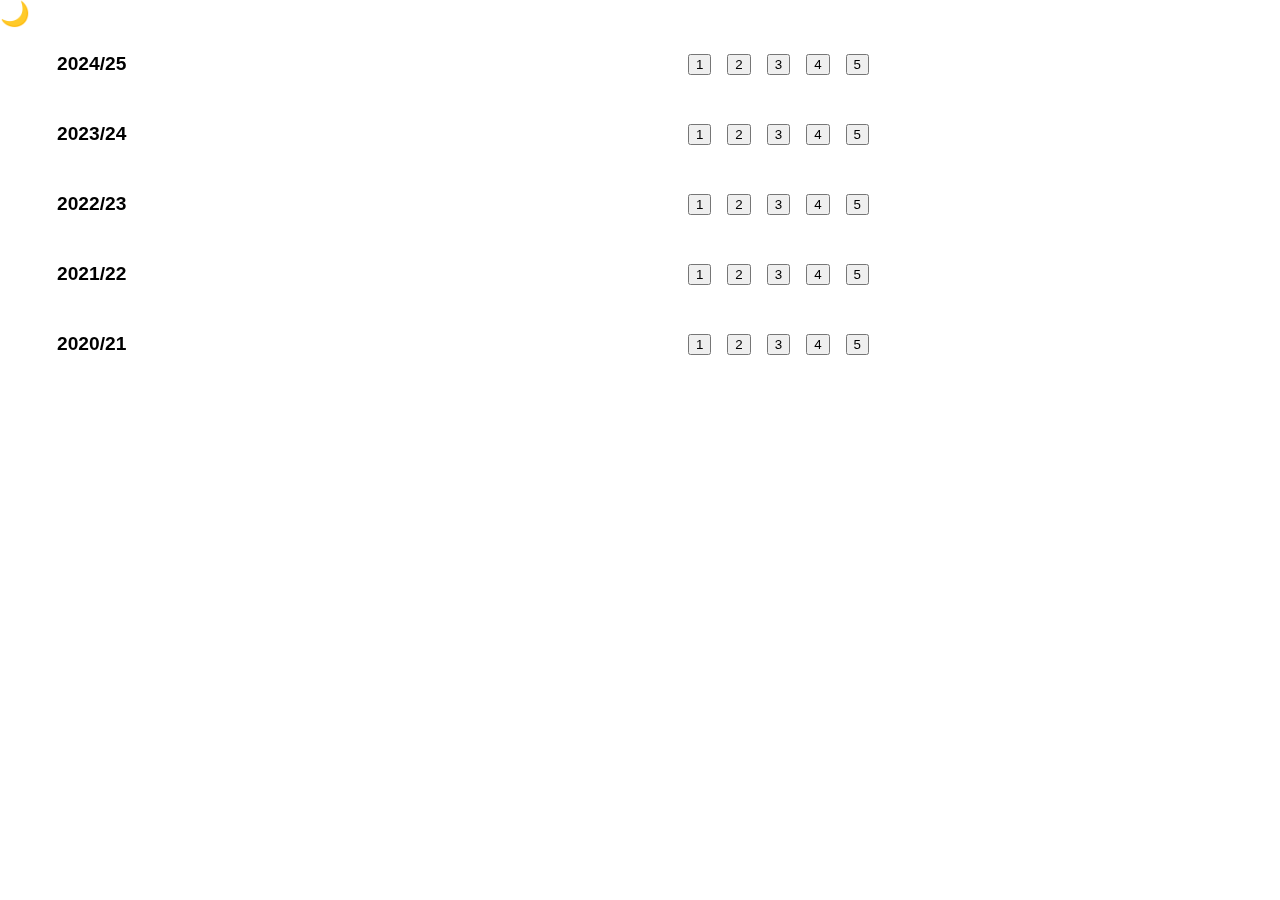
<file: main10.html>
<!DOCTYPE html>
<html lang="ka">
<head>
  <meta charset="UTF-8">
  <title>Quizzes by Year</title>
  <link rel="stylesheet" href="styles2.css">
  <script>
  // Immediately apply dark mode if saved in localStorage
  if (localStorage.getItem('theme') === 'dark') {
    document.documentElement.classList.add('dark-mode');
  }
</script>
</head>
<body>
  <button id="toggle-dark">🌙</button>
  <div class="container">
  <div class="year-table" id="yearTable">
    <script>
    const classNum = 10;
    const startYear = 2020;
    const endYear = 2024;
    const quizzesPerYear = 5;
    const yearTable = document.getElementById("yearTable");
    for (let y = endYear; y >= startYear; y--) {
      const academicYear = `${y}/${(y + 1).toString().slice(-2)}`;
      const row = document.createElement("div");
      row.className = "year-row";
      const yearLabel = document.createElement("div");
      yearLabel.className = "year";
      yearLabel.textContent = academicYear;
      const btnGroup = document.createElement("div");
      btnGroup.className = "quiz-buttons";
      for (let q = 1; q <= quizzesPerYear; q++) {
        const btn = document.createElement("button");
        btn.textContent = q;
        btn.onclick = () => handleQuizClick(academicYear, q, classNum);
        btnGroup.appendChild(btn);
      }
      row.appendChild(yearLabel);
      row.appendChild(btnGroup);
      yearTable.appendChild(row);
    }
  </script>
  </div>
</div>
  <script>
    function handleQuizClick(year, number, classNum) {
      const yearFolder = year.replace("/", "-");
      const url = `quiz.html?class=${classNum}&year=${yearFolder}&number=${number}`;
      window.location.href = url;
    }
  </script>
  <script src="darkmode.js"></script>
</body>
</html>
</file>
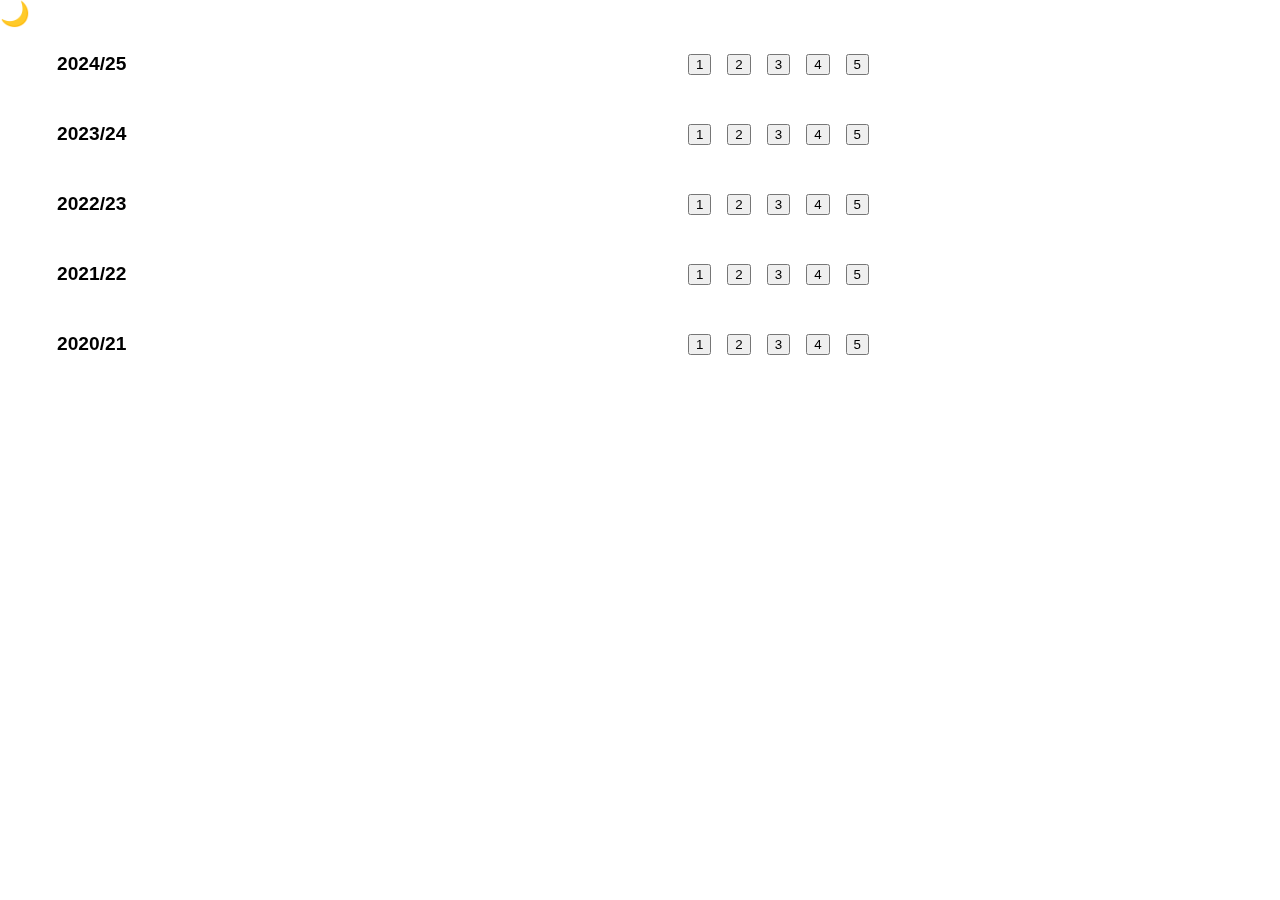
<file: main11.html>
<!DOCTYPE html>
<html lang="ka">
<head>
  <meta charset="UTF-8">
  <title>Quizzes by Year</title>
  <link rel="stylesheet" href="styles2.css">
  <script>
  // Immediately apply dark mode if saved in localStorage
  if (localStorage.getItem('theme') === 'dark') {
    document.documentElement.classList.add('dark-mode');
  }
</script>
</head>
<body>
  <button id="toggle-dark">🌙 </button>
  <div class="container">
  <div class="year-table" id="yearTable">
    <script>
    const classNum = 11;
    const startYear = 2020;
    const endYear = 2024;
    const quizzesPerYear = 5;
    const yearTable = document.getElementById("yearTable");
    for (let y = endYear; y >= startYear; y--) {
      const academicYear = `${y}/${(y + 1).toString().slice(-2)}`;
      const row = document.createElement("div");
      row.className = "year-row";
      const yearLabel = document.createElement("div");
      yearLabel.className = "year";
      yearLabel.textContent = academicYear;
      const btnGroup = document.createElement("div");
      btnGroup.className = "quiz-buttons";
      for (let q = 1; q <= quizzesPerYear; q++) {
        const btn = document.createElement("button");
        btn.textContent = q;
        btn.onclick = () => handleQuizClick(academicYear, q, classNum);
        btnGroup.appendChild(btn);
      }
      row.appendChild(yearLabel);
      row.appendChild(btnGroup);
      yearTable.appendChild(row);
    }
  </script>
  </div>
</div>
  <script>
    function handleQuizClick(year, number, classNum) {
      const yearFolder = year.replace("/", "-");
      const url = `quiz.html?class=${classNum}&year=${yearFolder}&number=${number}`;
      window.location.href = url;
    }
  </script>
  <script src="darkmode.js"></script>
</body>
</html>
</file>
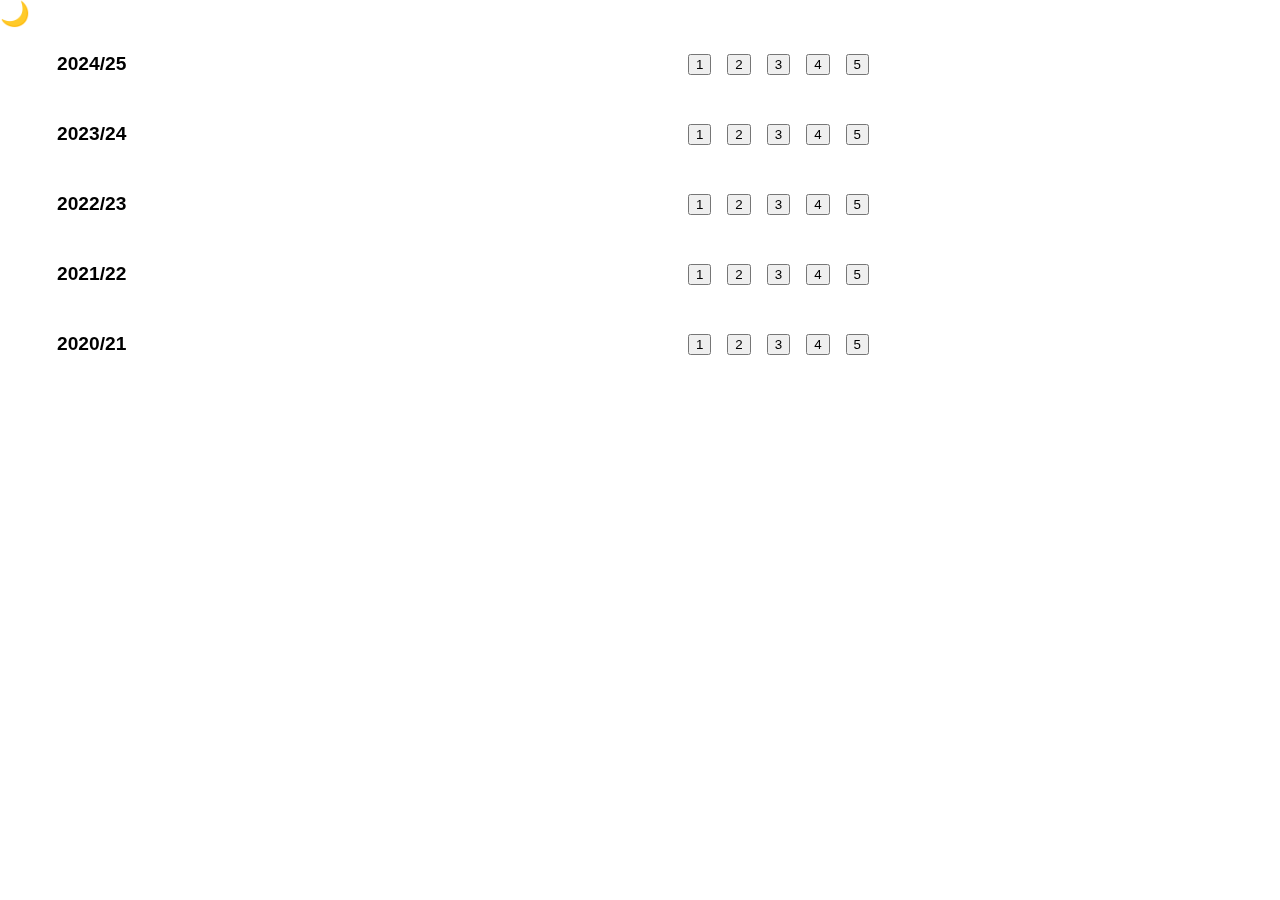
<file: main12.html>
<!DOCTYPE html>
<html lang="ka">
<head>
  <meta charset="UTF-8">
  <title>Quizzes by Year</title>
  <link rel="stylesheet" href="styles2.css">
  <script>
  // Immediately apply dark mode if saved in localStorage
  if (localStorage.getItem('theme') === 'dark') {
    document.documentElement.classList.add('dark-mode');
  }
</script>
</head>
<body>
  <button id="toggle-dark">🌙 </button>
  <div class="container">
  <div class="year-table" id="yearTable">
    <script>
    const classNum = 12;
    const startYear = 2020;
    const endYear = 2024;
    const quizzesPerYear = 5;
    const yearTable = document.getElementById("yearTable");
    for (let y = endYear; y >= startYear; y--) {
      const academicYear = `${y}/${(y + 1).toString().slice(-2)}`;
      const row = document.createElement("div");
      row.className = "year-row";
      const yearLabel = document.createElement("div");
      yearLabel.className = "year";
      yearLabel.textContent = academicYear;
      const btnGroup = document.createElement("div");
      btnGroup.className = "quiz-buttons";
      for (let q = 1; q <= quizzesPerYear; q++) {
        const btn = document.createElement("button");
        btn.textContent = q;
        btn.onclick = () => handleQuizClick(academicYear, q, classNum);
        btnGroup.appendChild(btn);
      }
      row.appendChild(yearLabel);
      row.appendChild(btnGroup);
      yearTable.appendChild(row);
    }
  </script>
  </div>
</div>
  <script>
    function handleQuizClick(year, number, classNum) {
      const yearFolder = year.replace("/", "-");
      const url = `quiz.html?class=${classNum}&year=${yearFolder}&number=${number}`;
      window.location.href = url;
    }
  </script>
  <script src="darkmode.js"></script>
</body>
</html>
</file>
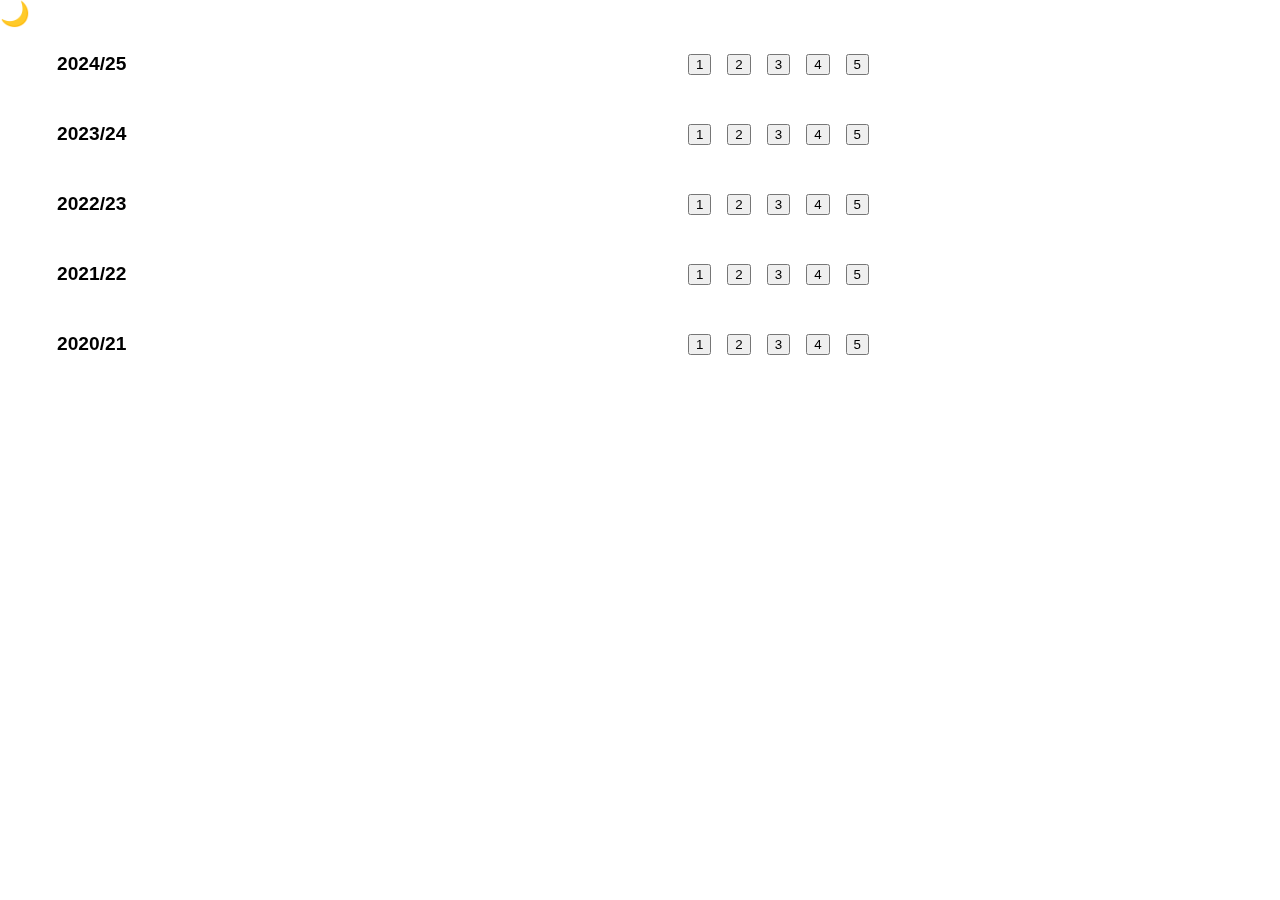
<file: main7.html>
<!DOCTYPE html>
<html lang="ka">
<head>
  <meta charset="UTF-8">
  <title>Quizzes by Year</title>
  <link rel="stylesheet" href="styles2.css">
  <script>
  // Immediately apply dark mode if saved in localStorage
  if (localStorage.getItem('theme') === 'dark') {
    document.documentElement.classList.add('dark-mode');
  }
</script>
</head>
<body>
  <button id="toggle-dark">🌙</button>
  <div class="container">
  <div class="year-table" id="yearTable">
    <script>
    const classNum = 7;
    const startYear = 2020;
    const endYear = 2024;
    const quizzesPerYear = 5;
    const yearTable = document.getElementById("yearTable");
    for (let y = endYear; y >= startYear; y--) {
      const academicYear = `${y}/${(y + 1).toString().slice(-2)}`; 
      const row = document.createElement("div");
      row.className = "year-row";
      const yearLabel = document.createElement("div");
      yearLabel.className = "year";
      yearLabel.textContent = academicYear;
      const btnGroup = document.createElement("div");
      btnGroup.className = "quiz-buttons";
      for (let q = 1; q <= quizzesPerYear; q++) {
        const btn = document.createElement("button");
        btn.textContent = q;
        btn.onclick = () => handleQuizClick(academicYear, q, classNum);
        btnGroup.appendChild(btn);
      }
      row.appendChild(yearLabel);
      row.appendChild(btnGroup);
      yearTable.appendChild(row);
    }
  </script>
  </div>
</div>
  <script>
    function handleQuizClick(year, number, classNum) {
      const yearFolder = year.replace("/", "-");
      const url = `quiz.html?class=${classNum}&year=${yearFolder}&number=${number}`;
      window.location.href = url;
    }
  </script>
  <script src="darkmode.js"></script>
</body>
</html>
</file>
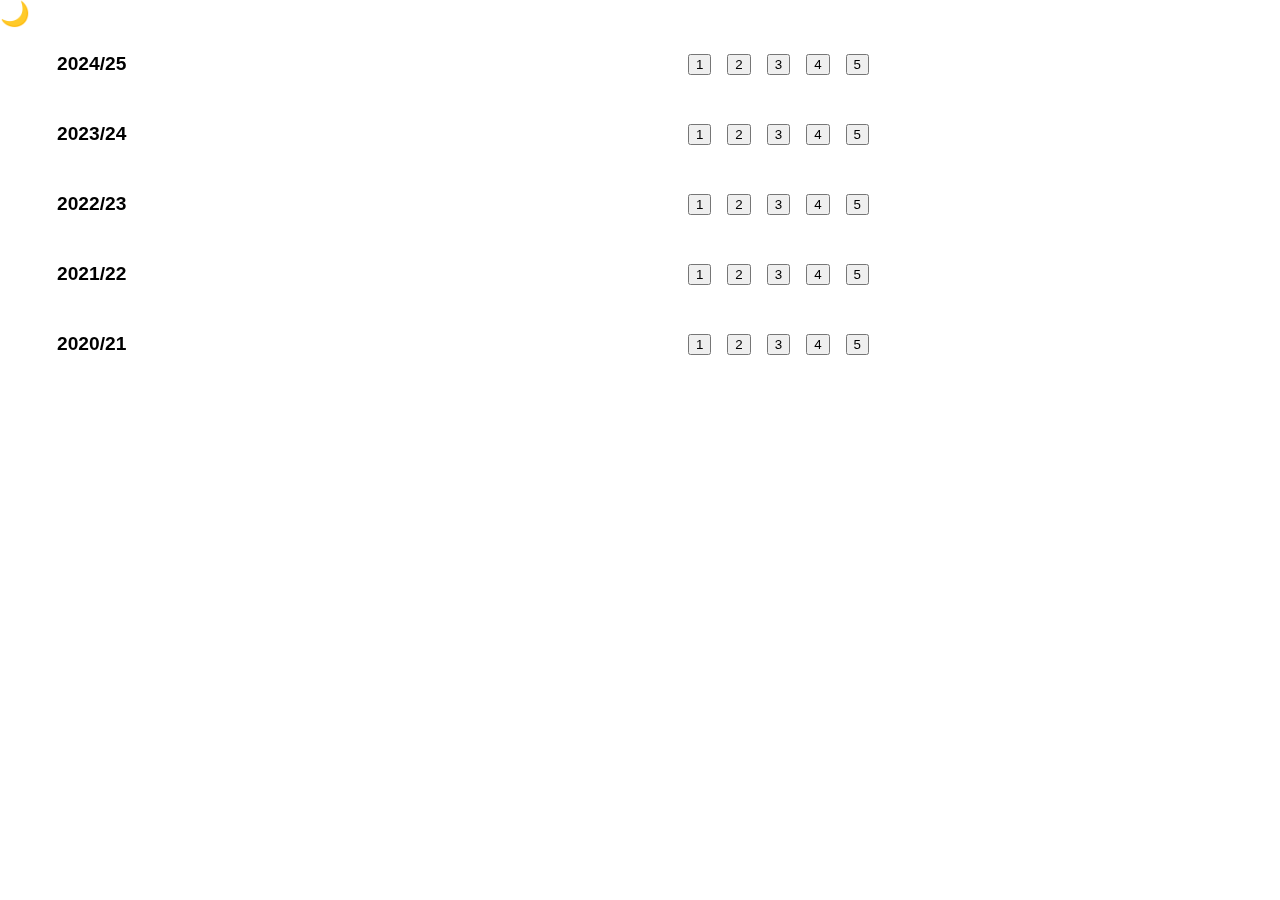
<file: main8.html>
<!DOCTYPE html>
<html lang="ka">
<head>
  <meta charset="UTF-8">
  <title>Quizzes by Year</title>
  <link rel="stylesheet" href="styles2.css">
  <script>
  // Immediately apply dark mode if saved in localStorage
  if (localStorage.getItem('theme') === 'dark') {
    document.documentElement.classList.add('dark-mode');
  }
</script>
</head>
<body>
  <button id="toggle-dark">🌙</button>
  <div class="container">
  <div class="year-table" id="yearTable">
    <script>
    const classNum = 8;
    const startYear = 2020;
    const endYear = 2024;
    const quizzesPerYear = 5;
    const yearTable = document.getElementById("yearTable");
    for (let y = endYear; y >= startYear; y--) {
      const academicYear = `${y}/${(y + 1).toString().slice(-2)}`;
      const row = document.createElement("div");
      row.className = "year-row";
      const yearLabel = document.createElement("div");
      yearLabel.className = "year";
      yearLabel.textContent = academicYear;
      const btnGroup = document.createElement("div");
      btnGroup.className = "quiz-buttons";
      for (let q = 1; q <= quizzesPerYear; q++) {
        const btn = document.createElement("button");
        btn.textContent = q;
        btn.onclick = () => handleQuizClick(academicYear, q, classNum);
        btnGroup.appendChild(btn);
      }
      row.appendChild(yearLabel);
      row.appendChild(btnGroup);
      yearTable.appendChild(row);
    }
  </script>
  </div>
</div>
  <script>
    function handleQuizClick(year, number, classNum) {
      const yearFolder = year.replace("/", "-");
      const url = `quiz.html?class=${classNum}&year=${yearFolder}&number=${number}`;
      window.location.href = url;
    }
  </script>
  <script src="darkmode.js"></script>
</body>
</html>
</file>
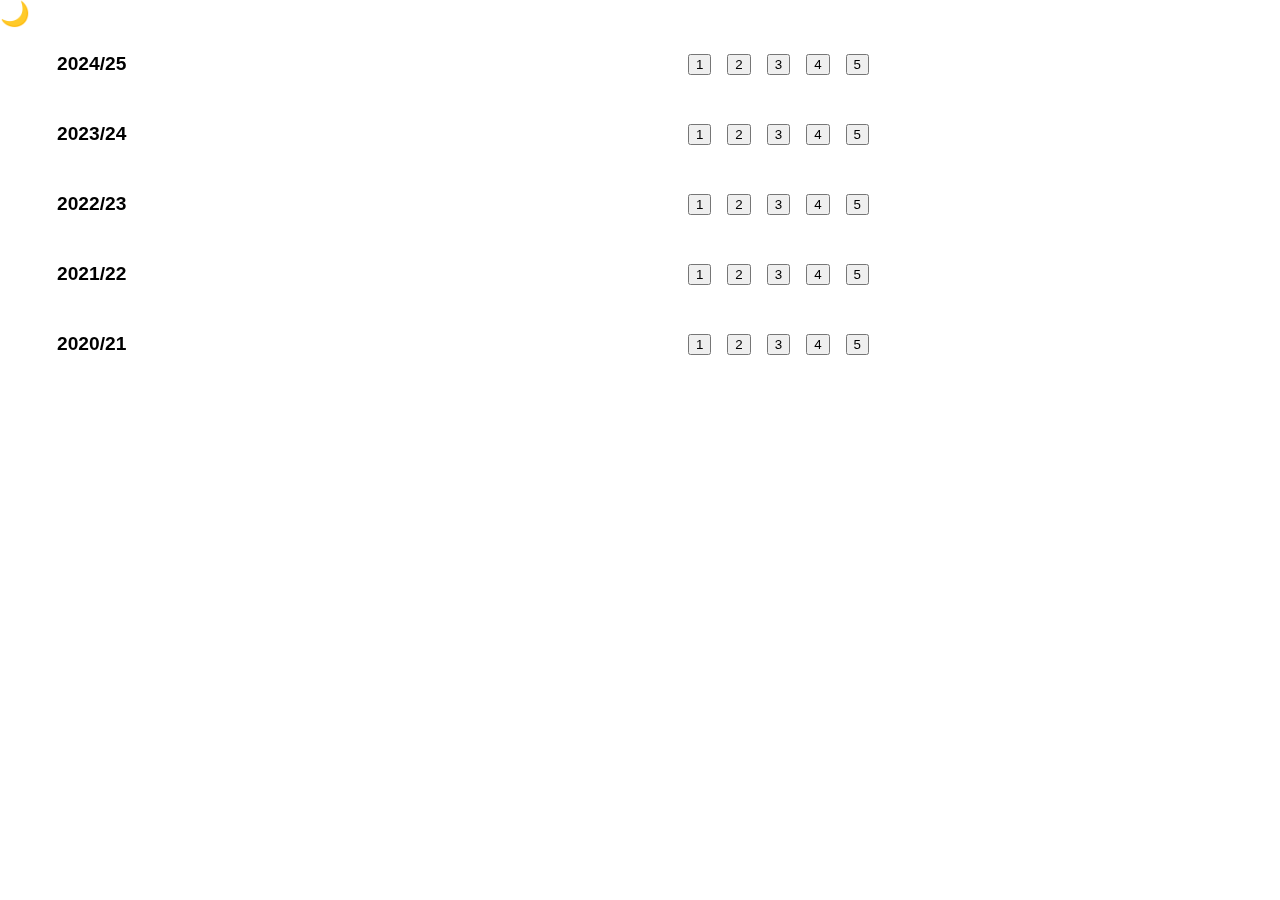
<file: main9.html>
<!DOCTYPE html>
<html lang="ka">
<head>
  <meta charset="UTF-8">
  <title>Quizzes by Year</title>
  <link rel="stylesheet" href="styles2.css">
  <script>
  // Immediately apply dark mode if saved in localStorage
  if (localStorage.getItem('theme') === 'dark') {
    document.documentElement.classList.add('dark-mode');
  }
</script>
</head>
<body>
  <button id="toggle-dark">🌙 </button>
  <div class="container">
  <div class="year-table" id="yearTable">
    <script>
    const classNum = 9;
    const startYear = 2020;
    const endYear = 2024;
    const quizzesPerYear = 5;
    const yearTable = document.getElementById("yearTable");
    for (let y = endYear; y >= startYear; y--) {
      const academicYear = `${y}/${(y + 1).toString().slice(-2)}`;
      const row = document.createElement("div");
      row.className = "year-row";
      const yearLabel = document.createElement("div");
      yearLabel.className = "year";
      yearLabel.textContent = academicYear;
      const btnGroup = document.createElement("div");
      btnGroup.className = "quiz-buttons";
      for (let q = 1; q <= quizzesPerYear; q++) {
        const btn = document.createElement("button");
        btn.textContent = q;
        btn.onclick = () => handleQuizClick(academicYear, q, classNum);
        btnGroup.appendChild(btn);
      }
      row.appendChild(yearLabel);
      row.appendChild(btnGroup);
      yearTable.appendChild(row);
    }
  </script>
  </div>
</div>
  <script>
    function handleQuizClick(year, number, classNum) {
      const yearFolder = year.replace("/", "-");
      const url = `quiz.html?class=${classNum}&year=${yearFolder}&number=${number}`;
      window.location.href = url;
    }
  </script>
  <script src="darkmode.js"></script>
</body>
</html>
</file>
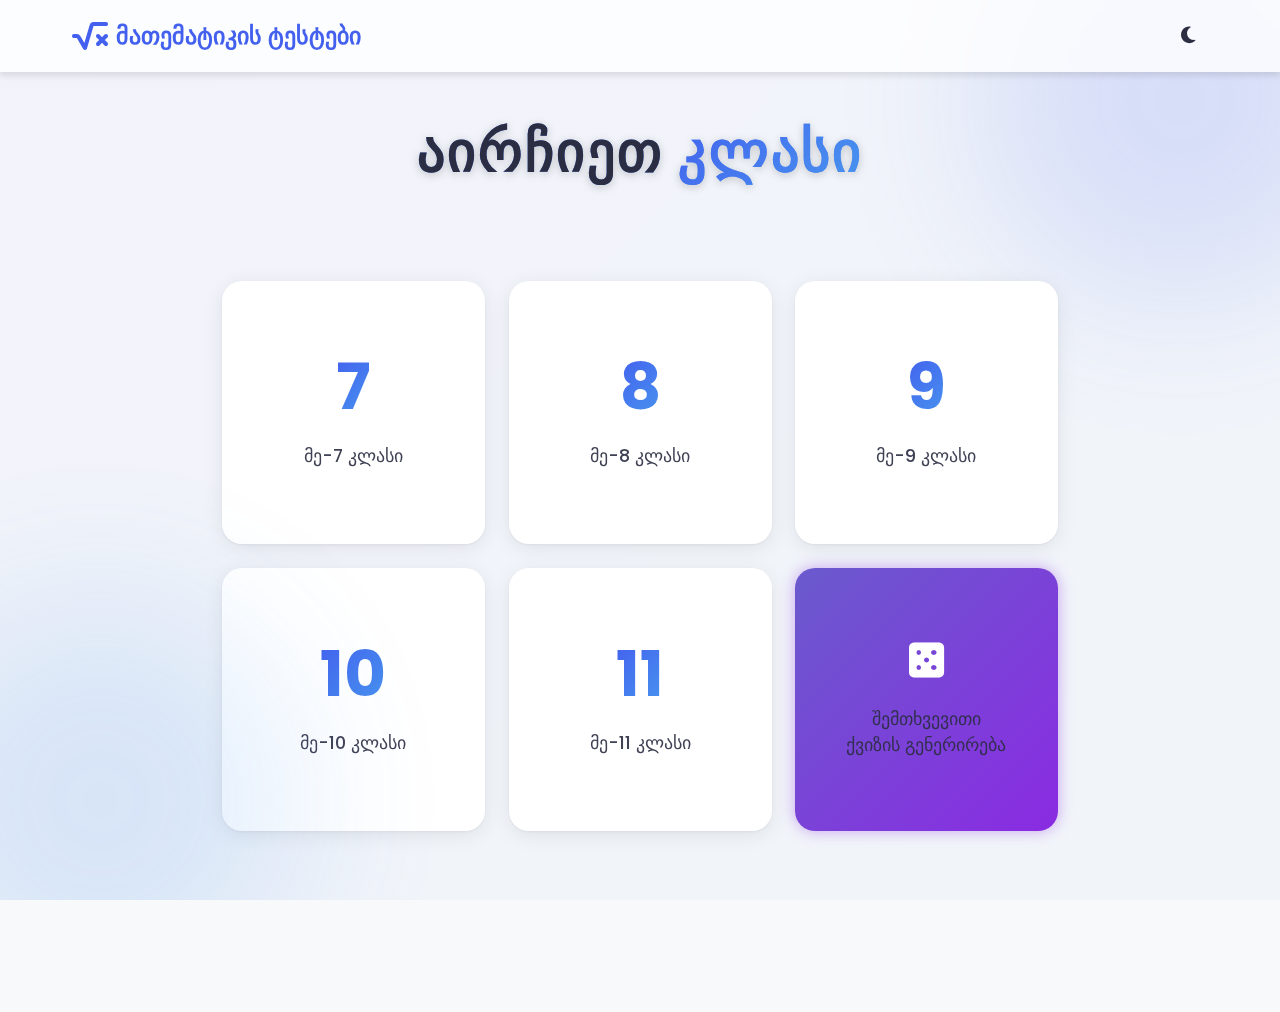
<file: page2.html>
<!DOCTYPE html>
<html lang="ka" data-theme="light">
<head>
    <meta charset="UTF-8">
    <meta name="viewport" content="width=device-width, initial-scale=1.0">
    <title>მათემატიკის ტესტები</title>
    <link rel="stylesheet" href="style.css">
    <link rel="stylesheet" href="page2-style.css">
    <link rel="stylesheet" href="https://cdnjs.cloudflare.com/ajax/libs/font-awesome/6.4.0/css/all.min.css">
</head>
<body>
    <nav class="main-nav">
        <div class="nav-content">
            <a href="index.html" class="logo">
                <i class="fas fa-square-root-variable"></i>
                <span>მათემატიკის ტესტები</span>
            </a>
            <button id="toggle-dark" aria-label="Toggle dark mode">
                <i class="fas fa-moon"></i>
            </button>
        </div>
    </nav>

    <div class="page2-container">
        <div class="subject-header">
            <h1 class="text-title">აირჩიეთ <span class="highlight">კლასი</span></h1>
        </div>

        <div class="grade-grid">
            <a href="class-quizzes.html?class=7" class="grade-card">
                <div class="shine"></div>
                <div class="grade-content">
                    <span class="grade-number">7</span>
                    <h2>მე-7 კლასი</h2>
                </div>
            </a>
            <a href="class-quizzes.html?class=8" class="grade-card">
                <div class="shine"></div>
                <div class="grade-content">
                    <span class="grade-number">8</span>
                    <h2>მე-8 კლასი</h2>
                </div>
            </a>
            <a href="class-quizzes.html?class=9" class="grade-card">
                <div class="shine"></div>
                <div class="grade-content">
                    <span class="grade-number">9</span>
                    <h2>მე-9 კლასი</h2>
                </div>
            </a>
            <a href="class-quizzes.html?class=10" class="grade-card">
                <div class="shine"></div>
                <div class="grade-content">
                    <span class="grade-number">10</span>
                    <h2>მე-10 კლასი</h2>
                </div>
            </a>
            <a href="class-quizzes.html?class=11" class="grade-card">
                <div class="shine"></div>
                <div class="grade-content">
                    <span class="grade-number">11</span>
                    <h2>მე-11 კლასი</h2>
                </div>
            </a>
            <a href="random-quiz-generator.html" class="grade-card special">
                <div class="shine"></div>
                <div class="grade-content">
                    <i class="fas fa-dice-five grade-icon"></i>
                    <h2>შემთხვევითი ქვიზის გენერირება</h2>
                </div>
            </a>

        </div>
    </div>

    <footer class="main-footer">
        <p>&copy; 2025 კომაროვის სკოლა. ყველა უფლება დაცულია.</p>
        <p>კითხვების შემთხვევაში დაგვიკავშირდით :
        <a href="mailto:quizmarovi@gmail.com" class="email-link">quizmarovi@gmail.com</a>
        </p>

        <style>
        .email-link {
            color: var(--primary-color);
            text-decoration: none;
            transition: text-decoration 0.2s ease;
        }

    .email-link:hover {
        text-decoration: underline;
    }
    </style>
    </footer>

    <script src="darkmode.js"></script>
</body>
</html>
</file>
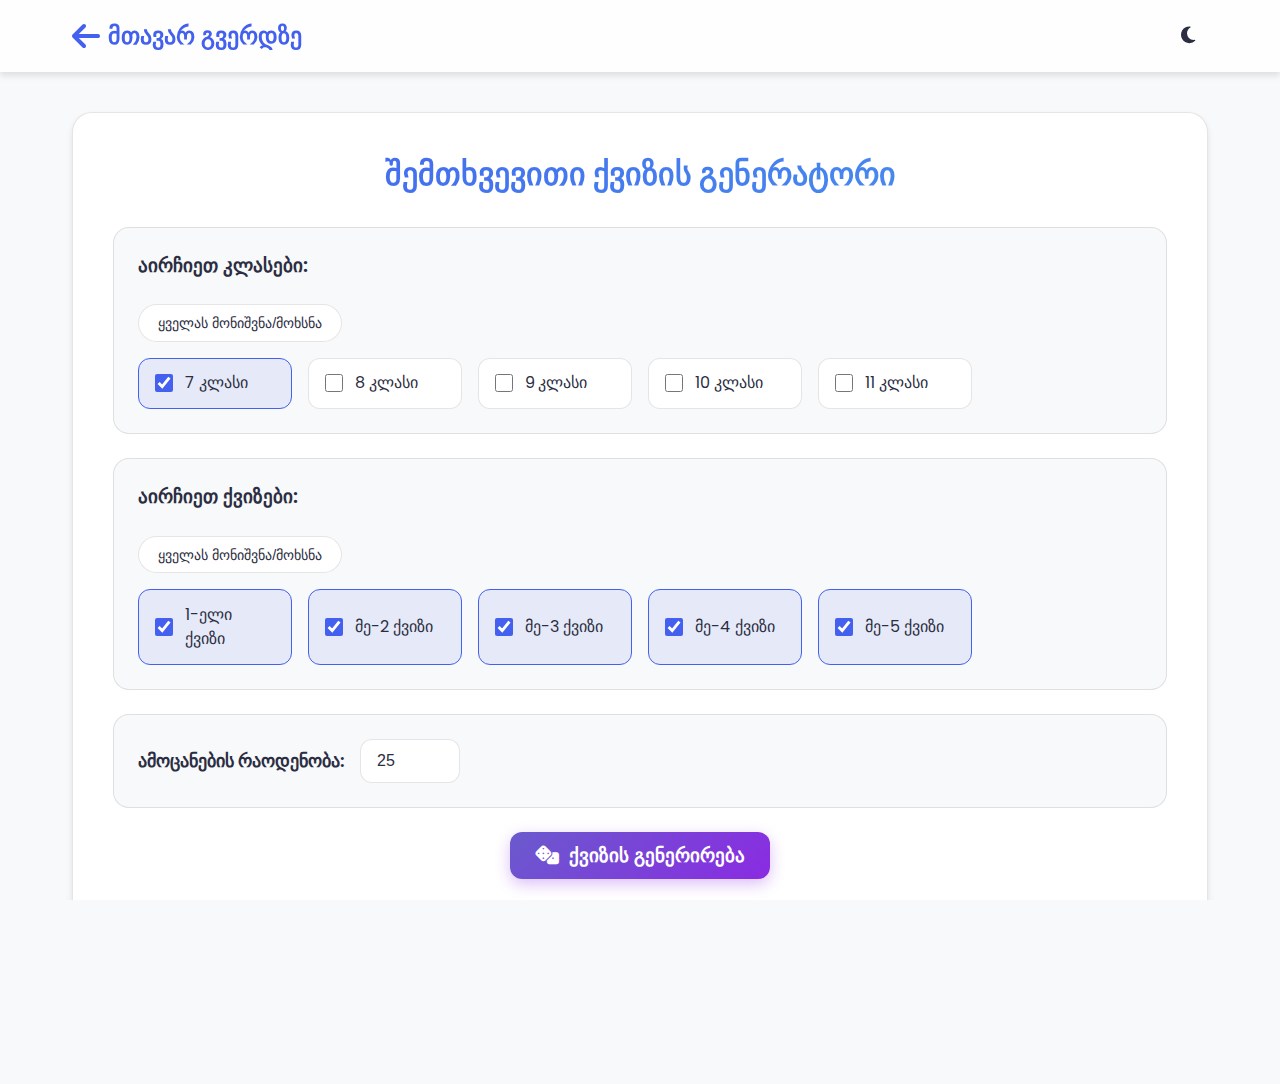
<file: random-quiz-generator.html>
<!DOCTYPE html>
<html lang="ka" data-theme="light">
<head>
    <meta charset="UTF-8">
    <meta name="viewport" content="width=device-width, initial-scale=1.0">
    <title>შემთხვევითი ქვიზის გენერატორი</title>

    <link rel="stylesheet" href="style.css">
    <link rel="stylesheet" href="https://cdnjs.cloudflare.com/ajax/libs/font-awesome/6.4.0/css/all.min.css">
    <link rel="stylesheet" href="random-quiz-generator.css">
    <style>
        /* Widen the main container to prevent button wrapping */
        .generator-container {
            max-width: 1200px;
        }
    </style>
</head>
<body>

    <nav class="main-nav">
        <div class="nav-content">
            <a href="index.html" class="logo">
                <i class="fas fa-arrow-left"></i>
                <span>მთავარ გვერდზე</span>
            </a>
            <button id="toggle-dark" aria-label="Toggle dark mode">
                <i class="fas fa-moon"></i>
            </button>
        </div>
    </nav>

    <div class="generator-container">
        <div class="generator-card">
            <h1 class="generator-title">შემთხვევითი ქვიზის გენერატორი</h1>

            <div class="option-group">
                <h3>აირჩიეთ კლასები:</h3>
                <button class="select-all-btn" onclick="toggleAllClasses()">ყველას მონიშვნა/მოხსნა</button>
                <div class="checkbox-grid" id="classCheckboxes"></div>
            </div>

            <div class="option-group">
                <h3>აირჩიეთ ქვიზები:</h3>
                <button class="select-all-btn" onclick="toggleAllQuizzes()">ყველას მონიშვნა/მოხსნა</button>
                <div class="checkbox-grid" id="quizCheckboxes"></div>
            </div>

            <div class="option-group">
                <div class="number-input-group">
                    <label for="problemCount">ამოცანების რაოდენობა:</label>
                    <input type="number" id="problemCount" min="1" max="100" value="25">
                </div>
            </div>

            <div id="errorMessage" class="error-message" style="display: none;"></div>
            <div id="loadingSpinner" class="loading-spinner">იტვირთება... გთხოვთ დაელოდოთ</div>

            <div class="generate-btn-container">
                <button class="generate-btn button" onclick="generateQuiz()">
                    <i class="fas fa-dice"></i> ქვიზის გენერირება
                </button>
            </div>
        </div>
    </div>

    <footer class="main-footer">
        <p>&copy; 2025 კომაროვის სკოლა. ყველა უფლება დაცულია.</p>
    </footer>

    <script>
        // --- Generate checkboxes ---
        const classContainer = document.getElementById('classCheckboxes');
        for (let i = 7; i <= 11; i++) {
            const label = document.createElement('label');
            label.className = 'checkbox-label';
            if (i === 7) label.classList.add('checked');
            label.innerHTML = `
                <input type="checkbox" name="class" value="${i}" ${i === 7 ? 'checked' : ''}>
                <span>${i} კლასი</span>
            `;
            classContainer.appendChild(label);
        }

        const quizContainer = document.getElementById('quizCheckboxes');
        for (let i = 1; i <= 5; i++) {
            const label = document.createElement('label');
            label.className = 'checkbox-label checked';
            label.innerHTML = `
                <input type="checkbox" name="quiz" value="${i}" checked>
                <span>${i === 1 ? '1-ელი' : `მე-${i}`} ქვიზი</span>
            `;
            quizContainer.appendChild(label);
        }

        document.querySelectorAll('.checkbox-label input[type="checkbox"]').forEach(checkbox => {
            checkbox.addEventListener('change', function() {
                const label = this.closest('.checkbox-label');
                label.classList.toggle('checked', this.checked);
            });
        });

        function toggleAllClasses() {
            const checkboxes = document.querySelectorAll('input[name="class"]');
            const allChecked = Array.from(checkboxes).every(cb => cb.checked);
            checkboxes.forEach(cb => {
                cb.checked = !allChecked;
                cb.dispatchEvent(new Event('change'));
            });
        }

        function toggleAllQuizzes() {
            const checkboxes = document.querySelectorAll('input[name="quiz"]');
            const allChecked = Array.from(checkboxes).every(cb => cb.checked);
            checkboxes.forEach(cb => {
                cb.checked = !allChecked;
                cb.dispatchEvent(new Event('change'));
            });
        }

        // --- Dynamic script loader ---
        async function loadQuizScript(path) {
            return new Promise((resolve, reject) => {
                const script = document.createElement('script');
                script.src = path + '?v=' + Math.random(); // cache-busting
                script.onload = () => {
                    if (typeof quizData !== 'undefined' && Array.isArray(quizData)) {
                        const dataCopy = [...quizData];
                        delete window.quizData;
                        resolve(dataCopy);
                    } else {
                        resolve(null);
                    }
                };
                script.onerror = () => reject(`Failed to load ${path}`);
                document.head.appendChild(script);
            });
        }

        async function generateQuiz() {
            const errorDiv = document.getElementById('errorMessage');
            const loadingDiv = document.getElementById('loadingSpinner');
            const generateBtn = document.querySelector('.generate-btn');

            errorDiv.style.display = 'none';
            loadingDiv.style.display = 'none';

            const classes = Array.from(document.querySelectorAll('input[name="class"]:checked')).map(cb => cb.value);
            const quizNumbers = Array.from(document.querySelectorAll('input[name="quiz"]:checked')).map(cb => cb.value);
            const problemCount = parseInt(document.getElementById('problemCount').value);

            if (classes.length === 0 || quizNumbers.length === 0 || isNaN(problemCount) || problemCount < 1) {
                errorDiv.textContent = 'გთხოვთ შეავსოთ ყველა ველი და აირჩიოთ მინიმუმ 1 ამოცანა.';
                errorDiv.style.display = 'block';
                return;
            }

            loadingDiv.style.display = 'block';
            generateBtn.disabled = true;

            const years = ['2023-24', '2024-25'];
            let allProblems = [];

            for (const classNum of classes) {
                for (const year of years) {
                    for (const quizNum of quizNumbers) {
                        const path = `class-${classNum}/${year}/quiz-${quizNum}.js`;
                        console.log('Loading:', path);
                        try {
                            const data = await loadQuizScript(path);
                            if (data) {
                                // Tag each problem with its source info
                                data.forEach(p => {
                                    p.source = { class: classNum, year: year, quiz: quizNum };
                                });
                                allProblems.push(...data);
                            }
                        } catch (err) {
                            console.warn(err);
                        }
                    }
                }
            }

            loadingDiv.style.display = 'none';
            generateBtn.disabled = false;

            if (allProblems.length === 0) {
                errorDiv.textContent = 'არჩეული პარამეტრებით ამოცანები ვერ მოიძებნა.';
                errorDiv.style.display = 'block';
                return;
            }

            const shuffled = allProblems.sort(() => 0.5 - Math.random());
            const selectedProblems = shuffled.slice(0, Math.min(problemCount, allProblems.length));

            try {
                sessionStorage.setItem('randomQuizData', JSON.stringify(selectedProblems));
                const config = { classes, quizNumbers, totalAvailable: allProblems.length };
                sessionStorage.setItem('randomQuizConfig', JSON.stringify(config));
                window.location.href = 'random-quiz.html';
            } catch (e) {
                errorDiv.textContent = 'მონაცემების შენახვისას მოხდა შეცდომა.';
                errorDiv.style.display = 'block';
            }
        }
    </script>

    <script src="darkmode.js"></script>
</body>
</html>
</file>
<file: styles2.css>
body {
    font-family: 'Poppins', sans-serif;
    margin: 0;
    padding: 0;
    background: var(--background-light);
    color: var(--text-primary);
    transition: all var(--transition-speed) ease;
}

.quiz-container {
    padding: 7rem 2rem 4rem;
    max-width: 1200px;
    margin: 0 auto;
}

.page-header {
    text-align: center;
    margin-bottom: 4rem;
    animation: fadeIn 0.6s ease-out forwards;
}

.year-subtitle {
    color: var(--text-secondary);
    font-size: 1.1rem;
    margin-top: 0.5rem;
    opacity: 0.8;
}

.years-grid {
    display: flex;
    flex-direction: column;
    gap: 1.5rem;
    animation: fadeIn 0.8s ease-out forwards;
    max-width: 1000px;
    margin: 0 auto;
}

.year-section {
    background: var(--card-bg, #ffffff);
    border-radius: 16px;
    padding: 1.5rem;
    box-shadow: var(--box-shadow);
    border: 1px solid var(--border-color, rgba(0, 0, 0, 0.1));
    transition: all var(--transition-speed) ease;
}

.year-section:hover {
    transform: translateY(-2px);
    box-shadow: 0 8px 24px rgba(var(--primary-rgb), 0.15);
}

.year-header {
    display: flex;
    align-items: center;
    gap: 0.75rem;
    margin-bottom: 1.25rem;
    padding-bottom: 0.75rem;
    border-bottom: 1px solid var(--border-color, rgba(0, 0, 0, 0.1));
}

.year-header i {
    font-size: 1.25rem;
    color: var(--primary-color);
}

.year-header h2 {
    font-size: 1.2rem;
    font-weight: 600;
    margin: 0;
    background: linear-gradient(135deg, var(--primary-color), var(--accent-color));
    -webkit-background-clip: text;
    background-clip: text;
    color: transparent;
}

.quizzes-grid {
    display: grid;
    grid-template-columns: repeat(5, 1fr);
    gap: 1rem;
    padding: 0.5rem;
}

.quiz-card {
    position: relative;
    background: var(--card-bg-secondary, #f8f9fa);
    padding: 1rem;
    border-radius: 12px;
    cursor: pointer;
    transition: all var(--transition-speed) ease;
    display: flex;
    flex-direction: column;
    align-items: center;
    gap: 0.5rem;
    border: 1px solid var(--border-color, rgba(0, 0, 0, 0.1));
    min-width: 0; /* Prevents overflow in grid */
}

.quiz-card:hover {
    transform: translateY(-3px);
    background: rgba(var(--primary-rgb), 0.1);
}

.year-table {
  width: 100%;
  max-width: 900px;
  background: rgba(255, 255, 255, 0.1);
  backdrop-filter: blur(10px);
  border-radius: 20px;
  box-shadow: var(--box-shadow);
  overflow: hidden;
  border: 1px solid rgba(255, 255, 255, 0.2);
  animation: fadeIn 0.6s ease-out forwards;
  position: relative;
  max-height: 600px;
  overflow-y: auto;
  scrollbar-width: thin;
  scrollbar-color: var(--primary-color) transparent;
}

.year-row {
  display: flex;
  align-items: center;
  justify-content: space-between;
  border-bottom: 1px solid rgba(var(--primary-rgb), 0.1);
  padding: 1.5rem 2rem;
  font-size: 1.2rem;
  transition: all var(--transition-speed) ease;
}

.year-row:last-child {
  border-bottom: none;
}

.year-row:hover {
  background: rgba(var(--primary-rgb), 0.05);
}

.year {
  display: flex;
  align-items: center;
  gap: 1rem;
  font-weight: 600;
  color: var(--text-primary);
}

.year::before {
  content: '';
  width: 8px;
  height: 8px;
  background: var(--primary-color);
  border-radius: 50%;
}

.quiz-buttons {
  display: flex;
  gap: 1rem;
  flex-wrap: wrap;
}

.quiz-link {
  padding: 0.75rem 1.5rem;
  font-size: 1rem;
  background: var(--primary-color);
  color: white;
  border: none;
  border-radius: 12px;
  cursor: pointer;
  transition: all var(--transition-speed) ease;
  text-decoration: none;
  display: flex;
  align-items: center;
  gap: 0.5rem;
  font-weight: 500;
}

.quiz-link:hover {
  transform: translateY(-2px);
  box-shadow: 0 4px 12px rgba(var(--primary-rgb), 0.3);
  background: var(--secondary-color);
}

.quiz-link i {
  font-size: 1.1rem;
}

.quiz-link[data-status="completed"] i {
  color: #22c55e;
}

.quiz-link[data-status="new"] i {
  color: var(--accent-color);
}

.quiz-icon {
    font-size: 1.25rem;
    color: var(--primary-color);
    margin-bottom: 0.25rem;
}

.quiz-number {
    font-size: 1.75rem;
    font-weight: 700;
    background: linear-gradient(135deg, var(--primary-color), var(--accent-color));
    -webkit-background-clip: text;
    background-clip: text;
    color: transparent;
    line-height: 1;
}

.quiz-card h3 {
    font-size: 0.9rem;
    font-weight: 500;
    margin: 0;
    color: var(--text-secondary);
    white-space: nowrap;
    overflow: hidden;
    text-overflow: ellipsis;
}

.status-icon {
    position: absolute;
    top: 1rem;
    right: 1rem;
    font-size: 0.75rem;
}

.status-icon.new {
    color: var(--accent-color);
}

.status-icon.completed {
    color: #22c55e;
}

.status-icon.in-progress {
    color: #eab308;
}

/* Scroll indicator for table */
.year-table {
  position: relative;
  max-height: 600px;
  overflow-y: auto;
  scrollbar-width: thin;
  scrollbar-color: var(--primary-color) transparent;
}

.year-table::-webkit-scrollbar {
  width: 6px;
}

.year-table::-webkit-scrollbar-track {
  background: transparent;
}

.year-table::-webkit-scrollbar-thumb {
  background-color: var(--primary-color);
  border-radius: 3px;
}

/* Loading state for quiz links */
.quiz-link.loading {
  position: relative;
  overflow: hidden;
}

.quiz-link.loading::after {
  content: '';
  position: absolute;
  top: 0;
  left: -100%;
  width: 200%;
  height: 100%;
  background: linear-gradient(
      90deg,
      transparent,
      rgba(255, 255, 255, 0.2),
      transparent
  );
  animation: loading 1.5s infinite;
}

@keyframes loading {
  from {
    transform: translateX(-100%);
  }
  to {
    transform: translateX(100%);
  }
}

/* 🌙 DARK MODE STYLES */
body.dark-mode {
  background: #121212;
  color: #f5f5f5;
}

body.dark-mode .year-table {
  background: #1e1e1e;
  box-shadow: 0 8px 24px rgba(255, 255, 255, 0.05);
}

body.dark-mode .year-row {
  border-bottom: 1px solid #333;
}

body.dark-mode .year {
  color: #ffffff;
}

body.dark-mode .quiz-buttons button {
  background: #2980b9;
  color: white;
}

body.dark-mode .quiz-buttons button:hover {
  background: #1f6693;
}

#toggle-dark {
  background: none;
  border: none;
  padding: 0;
  font-size: 24px;      /* inherit font size, family, etc. */
  color: rgb(231, 231, 231);        /* choose your text color */
  cursor: pointer;
   /* optional, looks like a link */
}

#toggle-dark:hover {
  color: rgb(0, 0, 0);    /* change color on hover */
}

[data-theme="dark"] .year-table {
  background: rgba(255, 255, 255, 0.05);
  box-shadow: 0 8px 24px rgba(0, 0, 0, 0.2);
}

[data-theme="dark"] .year-row {
  border-bottom: 1px solid rgba(255, 255, 255, 0.1);
}

[data-theme="dark"] .year-row:hover {
  background: rgba(255, 255, 255, 0.05);
}

[data-theme="dark"] .quiz-link {
  color: var(--text-primary);
  background: rgba(255, 255, 255, 0.1);
}

[data-theme="dark"] .quiz-link:hover {
  background: var(--primary-color);
  color: white;
}

.page-header {
    text-align: center;
    margin-bottom: 3rem;
    animation: fadeIn 0.6s ease-out forwards;
}

.year-subtitle {
    color: var(--text-secondary);
    font-size: 1.1rem;
    margin-top: 0.5rem;
}
</file>
<file: style.css>
/* fonts */
@import url('https://fonts.googleapis.com/css2?family=Poppins:wght@300;400;500;600;700&display=swap');


* {
  margin: 0;
  padding: 0;
  box-sizing: border-box;
}

:root {
  --primary-color: #4361ee;
  --secondary-color: #3f37c9;
  --accent-color: #4895ef;
  --background-light: #f8f9fa;
  --text-primary: #2b2d42;
  --text-secondary: #6c757d;
  --transition-speed: 0.3s;
  --box-shadow: 0 4px 6px rgba(0, 0, 0, 0.1);
  --primary-rgb: 67, 97, 238;
  --accent-rgb: 72, 149, 239;
  --nav-bg: #ffffff;
  --card-bg: #ffffff;
  --card-bg-secondary: #f8f9fa;
  --border-color: rgba(0, 0, 0, 0.1);
}

[data-theme="dark"] {
  --background-light: #1a1b1e;
  --text-primary: #f8f9fa;
  --text-secondary: #ced4da;
  --box-shadow: 0 4px 6px rgba(255, 255, 255, 0.1);
  --nav-bg: #2d2d2d;
  --card-bg: #2d2d2d;
  --card-bg-secondary: #363636;
  --border-color: rgba(255, 255, 255, 0.1);
}

#toggle-dark {
  background: none;
  border: none;
  color: var(--text-primary);
  cursor: pointer;
  font-size: 1.2rem;
  padding: 0.5rem;
  transition: transform var(--transition-speed) ease;
}

#toggle-dark:hover {
  opacity: 0.8;
}

#toggle-dark.rotate {
  animation: rotate 0.5s ease-in-out;
}

@keyframes rotate {
  from {
    transform: rotate(0);
  }
  to {
    transform: rotate(360deg);
  }
}


html, body {
  height: 100%;
  margin: 0;
  padding: 0;
  background-color: var(--background-light);
  color: var(--text-primary);
  overflow-x: hidden;
  font-family: 'Poppins', sans-serif;
  font-size: 16px;
  line-height: 1.5;
  transition: all var(--transition-speed) ease;
}


.page2-container {
    min-height: 100vh;
    padding: 6rem 2rem 4rem;
    display: flex;
    flex-direction: column;
    justify-content: center;
    background: linear-gradient(
        135deg,
        rgba(67, 97, 238, 0.05),
        rgba(72, 149, 239, 0.05)
    );
}


.titles-container {
    display: flex;
    gap: 50px; 
    justify-content: center; 
    width: 75%;
}


.text-title {
    font-family: 'Poppins', sans-serif;
    font-size: 3.5rem;
    font-weight: 700;
    text-align: center;
    text-transform: uppercase;
    letter-spacing: 2px;
    background: linear-gradient(135deg, var(--primary-color), var(--accent-color));
    -webkit-background-clip: text;
    background-clip: text;
    color: transparent;
    filter: drop-shadow(0 2px 4px rgba(0, 0, 0, 0.2));
    transition: all var(--transition-speed) ease;
    flex: 1;
    position: relative;
    padding: 1rem;
}

.text-title:hover {
    transform: scale(1.1); 
}

.buttons-container {
    display: flex;
    justify-content: space-between; 
    gap: 40px; 
    width: 100%;
    max-width: 1000px; 
}


.vertical-buttons {
    display: flex;
    flex-direction: column; 
    gap: 15px;
    justify-content: center;
    align-items: center;
    flex: 1; 
}


.vertical-buttons button {
    width: 300px;
    padding: 1rem 2rem;
    font-size: 1.2rem;
    font-weight: 500;
    border-radius: 12px;
    background: var(--primary-color);
    color: white;
    border: none;
    cursor: pointer;
    transition: all var(--transition-speed) ease;
    text-align: center;
    position: relative;
    overflow: hidden;
    box-shadow: var(--box-shadow);
    backdrop-filter: blur(10px);
}

.vertical-buttons button:hover {
    transform: translateY(-2px);
    background: var(--secondary-color);
    box-shadow: 0 6px 12px rgba(67, 97, 238, 0.3);
}

.vertical-buttons button:active {
    transform: translateY(0);
}

.vertical-buttons button::before {
    content: '';
    position: absolute;
    top: 0;
    left: -100%;
    width: 100%;
    height: 100%;
    background: linear-gradient(
        120deg,
        transparent,
        rgba(255, 255, 255, 0.2),
        transparent
    );
    transition: all 0.6s ease;
}

.vertical-buttons button:hover::before {
    left: 100%;
}

.main-nav {
    position: fixed;
    top: 0;
    left: 0;
    right: 0;
    background: rgba(255, 255, 255, 0.8);
    backdrop-filter: blur(10px);
    z-index: 1000;
    box-shadow: var(--box-shadow);
}

.nav-content {
    max-width: 1200px;
    margin: 0 auto;
    padding: 1rem 2rem;
    display: flex;
    justify-content: space-between;
    align-items: center;
}

.logo {
    display: flex;
    align-items: center;
    gap: 0.5rem;
    font-size: 1.5rem;
    font-weight: 600;
    color: var(--primary-color);
    text-decoration: none !important;
}

.logo span {
    text-decoration: none !important;
    color: inherit !important;
}

.logo i {
    font-size: 2rem;
}

#toggle-dark {
    background: none;
    border: none;
    padding: 8px;
    cursor: pointer;
    border-radius: 50%;
    transition: all var(--transition-speed) ease;
    color: var(--text-primary);
    width: 40px;
    height: 40px;
    display: flex;
    align-items: center;
    justify-content: center;
}

#toggle-dark:hover {
    background-color: rgba(var(--primary-rgb), 0.1);
}

#toggle-dark i {
    font-size: 1.2rem;
    transition: transform var(--transition-speed) ease;
}

#toggle-dark:active i {
    transform: scale(0.9);
}
/*
.hero-section {
    min-height: 100vh;
    padding: 6rem 2rem 2rem;
    display: flex;
    align-items: center;
    background: linear-gradient(
        45deg,
        rgba(67, 97, 238, 0.1),
        rgba(72, 149, 239, 0.1)
    );
}
*/
.container {
    max-width: 1200px;
    margin: 0 auto;
    text-align: center;
}

.main-title {
    font-size: 3.5rem;
    font-weight: 700;
    margin-bottom: 1rem;
    background: linear-gradient(135deg, var(--primary-color), var(--accent-color));
    -webkit-background-clip: text;
    background-clip: text;
    color: transparent;
}

.subtitle {
    font-size: 1.25rem;
    color: var(--text-secondary);
    margin-bottom: 3rem;
}

.grid-container {
    display: grid;
    grid-template-columns: repeat(auto-fit, minmax(280px, 1fr));
    gap: 2rem;
    padding: 2rem;
}

.card {
    background: rgba(255, 255, 255, 0.1);
    backdrop-filter: blur(10px);
    border-radius: 20px;
    padding: 2rem;
    text-decoration: none;
    color: var(--text-primary);
    transition: all var(--transition-speed) ease;
    border: 1px solid rgba(255, 255, 255, 0.2);
    box-shadow: var(--box-shadow);
}

.card:hover {
    transform: translateY(-5px);
    box-shadow: 0 8px 16px rgba(67, 97, 238, 0.2);
    border-color: var(--primary-color);
}

.card-content {
    display: flex;
    flex-direction: column;
    align-items: center;
    gap: 1rem;
}

.card-content i {
    font-size: 3rem;
    color: var(--primary-color);
}

.card-content h2 {
    font-size: 1.5rem;
    font-weight: 600;
}

.card-content p {
    color: var(--text-secondary);
    font-size: 1rem;
}

.subject-header {
    text-align: center;
    margin-bottom: 4rem;
    animation: fadeIn 0.6s ease-out forwards;
}

.subject-description {
    color: var(--text-secondary);
    font-size: 1.2rem;
    margin-top: 1rem;
}

.grade-grid {
    display: grid;
    grid-template-columns: repeat(auto-fit, minmax(280px, 1fr));
    gap: 2rem;
    padding: 2rem;
    max-width: 1200px;
    margin: 0 auto;
    animation: fadeIn 0.8s ease-out forwards;
}

.grade-card {
    background: rgba(255, 255, 255, 0.1);
    backdrop-filter: blur(10px);
    border-radius: 20px;
    padding: 2rem;
    text-decoration: none;
    color: var(--text-primary);
    transition: all var(--transition-speed) ease;
    border: 1px solid rgba(255, 255, 255, 0.2);
    box-shadow: var(--box-shadow);
    position: relative;
    overflow: hidden;
}

.grade-card::before {
    content: '';
    position: absolute;
    top: 0;
    left: 0;
    width: 100%;
    height: 100%;
    background: linear-gradient(
        135deg,
        rgba(var(--primary-rgb), 0.1),
        rgba(var(--accent-rgb), 0.1)
    );
    opacity: 0;
    transition: opacity var(--transition-speed) ease;
}

.grade-card:hover {
    transform: translateY(-5px);
    border-color: var(--primary-color);
}

.grade-card:hover::before {
    opacity: 1;
}

.grade-content {
    position: relative;
    display: flex;
    flex-direction: column;
    align-items: center;
    gap: 0.75rem;
    z-index: 1;
    padding: 1rem;
}

.grade-number {
    font-size: 4.5rem;
    font-weight: 700;
    line-height: 1;
    background: linear-gradient(135deg, var(--primary-color), var(--accent-color));
    -webkit-background-clip: text;
    background-clip: text;
    color: transparent;
    margin-bottom: 0.5rem;
}

.grade-content h2 {
    font-size: 1.75rem;
    font-weight: 600;
    margin: 0;
    text-align: center;
}

.main-footer {
  text-align: center;
  padding: 2rem;
  min-height: 100px;
  flex-shrink: 0;
  background: rgba(255, 255, 255, 0.05);
  color: var(--text-secondary);
}

/* Dark mode footer fix */
[data-theme="dark"] .main-footer {
  background: rgba(0, 0, 0, 0.2);
  color: var(--text-primary);
}

@media (max-width: 768px) {
    html {
        font-size: 14px;
    }
    /*
    .hero-section {
        padding: 5rem 1rem 1rem;
    }
    */
    .feature-item {
        width: 100%;
        justify-content: center;
    }
    .grid-container {
        padding: 1rem;
        grid-template-columns: 1fr;
    }

    .grade-grid {
        grid-template-columns: repeat(auto-fit, minmax(250px, 1fr));
        padding: 1rem;
    }
    
    .grade-card {
        padding: 1.5rem;
    }
    
    .grade-number {
        font-size: 3rem;
    }
}

[data-theme="dark"] .main-nav {
    background: rgba(26, 27, 30, 0.8);
}

[data-theme="dark"] .card {
    background: rgba(0, 0, 0, 0.2);
}

[data-theme="dark"] .grade-card {
    background: rgba(0, 0, 0, 0.2);
}

[data-theme="dark"] .grade-card:hover {
    background: rgba(0, 0, 0, 0.3);
}

@keyframes fadeIn {
    from {
        opacity: 0;
        transform: translateY(20px);
    }
    to {
        opacity: 1;
        transform: translateY(0);
    }
}
/* Improve Font Awesome performance */
@font-face {
  font-family: 'Font Awesome 6 Free';
  font-style: normal;
  font-weight: 900;
  font-display: swap;
  src: url('https://cdnjs.cloudflare.com/ajax/libs/font-awesome/6.4.0/webfonts/fa-solid-900.woff2') format('woff2'),
       url('https://cdnjs.cloudflare.com/ajax/libs/font-awesome/6.4.0/webfonts/fa-solid-900.woff') format('woff');
}

@font-face {
  font-family: 'Font Awesome 6 Free';
  font-style: normal;
  font-weight: 400;
  font-display: swap;
  src: url('https://cdnjs.cloudflare.com/ajax/libs/font-awesome/6.4.0/webfonts/fa-regular-400.woff2') format('woff2'),
       url('https://cdnjs.cloudflare.com/ajax/libs/font-awesome/6.4.0/webfonts/fa-regular-400.woff') format('woff');
}

.email-link {
    color: var(--primary-color);
    text-decoration: underline;  /* always visible */
    font-weight: 600;            /* optional for emphasis */
}
.email-link:hover,
.email-link:focus {
    color: var(--accent-color);
    text-decoration: underline;
    outline: none; /* optional, but consider adding a visible outline for keyboard users */
}
[data-theme="dark"] .email-link {
    color: #6e47ee; /* soft lavender-blue */
}


/*
.hero-section > * {
    animation: fadeIn 0.6s ease-out forwards;
}
*/
</file>
<file: page2-style.css>
/* Styles specific to page2.html */
.page2-container {
    min-height: 100vh;
    width: 100%;
    padding: 6rem 0 4rem;
    max-width: none;
    margin: 0;
    border: none;
    display: flex;
    flex-direction: column;
    position: relative;
    overflow: hidden;
    background: linear-gradient(135deg, 
        rgba(var(--primary-rgb), 0.04) 0%,
        rgba(var(--accent-rgb), 0.04) 100%);
}

/* Add subtle background decoration */
.page2-container::before,
.page2-container::after {
    content: '';
    position: absolute;
    width: 400px;
    height: 400px;
    border-radius: 50%;
    z-index: 0;
    filter: blur(80px);
    opacity: 0.15;
    pointer-events: none;
}

.page2-container::before {
    background: var(--primary-color);
    top: -100px;
    right: -100px;
    animation: float 8s ease-in-out infinite;
}

.page2-container::after {
    background: var(--accent-color);
    bottom: -100px;
    left: -100px;
    animation: float 8s ease-in-out infinite reverse;
}

.subject-header {
    text-align: center;
    margin-bottom: 4rem;
    animation: fadeIn 0.6s ease-out forwards;
}

.text-title {
    font-size: clamp(2.5rem, 5vw, 3.5rem);
    color: var(--text-primary);
    margin-bottom: 1rem;
    line-height: 1.2;
}

.highlight {
    background: linear-gradient(135deg, var(--primary-color), var(--accent-color));
    -webkit-background-clip: text;
    background-clip: text;
    color: transparent;
}

.subtitle {
    color: var(--text-secondary);
    font-size: clamp(1rem, 2vw, 1.2rem);
    max-width: 600px;
    margin: 1rem auto 0;
}

.grade-grid {
    display: grid;
    grid-template-columns: repeat(3, minmax(200px, 280px));
    gap: 1.5rem;
    width: 100%;
    max-width: 900px;
    margin: 0 auto;
    padding: 0 2rem;
    justify-content: center;
    animation: fadeIn 0.8s ease-out forwards;
}

.grade-card {
    background: var(--card-bg);
    border-radius: 20px;
    padding: 2.5rem 2rem;
    text-decoration: none;
    box-shadow: 0 4px 20px rgba(0, 0, 0, 0.08),
                0 1px 3px rgba(0, 0, 0, 0.06);
    transition: all 0.4s cubic-bezier(0.34, 1.56, 0.64, 1);
    position: relative;
    overflow: hidden;
    aspect-ratio: 1;
    display: flex;
    align-items: center;
    justify-content: center;
    border: none;
    cursor: pointer;
    will-change: transform, box-shadow;
    isolation: isolate;
}

.grade-card::before {
    content: '';
    position: absolute;
    inset: 0;
    border-radius: 20px;
    opacity: 0;
    transition: opacity 0.4s ease;
    pointer-events: none;
}

.grade-card::after {
    content: '';
    position: absolute;
    inset: 0;
    background: radial-gradient(circle at var(--mouse-x, 50%) var(--mouse-y, 50%), 
        rgba(var(--primary-rgb), 0.12) 0%,
        rgba(var(--accent-rgb), 0.08) 30%,
        transparent 70%
    );
    opacity: 0;
    transition: opacity 0.4s ease;
    pointer-events: none;
    mix-blend-mode: multiply;
}

.grade-card:hover {
    transform: translateY(-12px) scale(1.02);
    box-shadow: 0 24px 48px rgba(var(--primary-rgb), 0.15),
                0 12px 24px rgba(0, 0, 0, 0.1),
                0 0 0 2px var(--primary-color),
                0 0 80px rgba(var(--accent-rgb), 0.08);
}

.grade-card:active {
    transform: translateY(-8px) scale(1.01);
    box-shadow: 0 12px 24px rgba(var(--primary-rgb), 0.15);
    transition: all 0.1s cubic-bezier(0.4, 0, 0.2, 1);
}

.grade-card:hover::after {
    opacity: 1;
}

/* Shine effect */
.grade-card .shine {
    position: absolute;
    top: -50%;
    left: -50%;
    width: 200%;
    height: 200%;
    background: linear-gradient(
        45deg,
        transparent 30%,
        rgba(255, 255, 255, 0.4) 50%,
        transparent 70%
    );
    transform: translateX(-100%) translateY(-100%) rotate(45deg);
    transition: transform 0.6s ease;
    pointer-events: none;
    mix-blend-mode: overlay;
}

.grade-card:hover .shine {
    transform: translateX(100%) translateY(100%) rotate(45deg);
}

.grade-content {
    display: flex;
    flex-direction: column;
    align-items: center;
    gap: 1rem;
    text-align: center;
    position: relative;
    z-index: 1;
    transition: all 0.3s cubic-bezier(0.4, 0, 0.2, 1);
}

.grade-card:hover .grade-content {
    transform: translateY(0);
}

.grade-number {
    font-size: 4rem;
    font-weight: 700;
    line-height: 1;
    background: linear-gradient(135deg, 
        var(--primary-color) 0%,
        var(--accent-color) 100%
    );
    -webkit-background-clip: text;
    background-clip: text;
    color: transparent;
    margin-bottom: 0.5rem;
    transition: all var(--transition-speed) cubic-bezier(0.4, 0, 0.2, 1);
}

.grade-card:hover .grade-number {
    transform: scale(1.1);
    background: linear-gradient(135deg, 
        var(--accent-color) 0%,
        var(--primary-color) 100%
    );
    -webkit-background-clip: text;
    background-clip: text;
}

.grade-content h2 {
    color: var(--text-primary);
    font-size: 1.1rem;
    margin: 0;
    font-weight: 500;
    opacity: 0.9;
}

@keyframes fadeIn {
    from {
        opacity: 0;
        transform: translateY(20px);
    }
    to {
        opacity: 1;
        transform: translateY(0);
    }
}

@keyframes float {
    0%, 100% {
        transform: translateY(0px);
    }
    50% {
        transform: translateY(20px);
    }
}

/* Responsive adjustments */
@media (max-width: 1024px) {
    .grade-grid {
        grid-template-columns: repeat(2, 1fr);
        max-width: 600px;
    }
}

@media (max-width: 640px) {
    .page2-container {
        padding: 5rem 1.5rem 3rem;
    }

    .grade-grid {
        grid-template-columns: 1fr;
        max-width: 300px;
        gap: 1.5rem;
    }

    .grade-card {
        padding: 2rem;
    }

    .grade-number {
        font-size: 3.5rem;
    }
}
.grade-card.special {
  background: linear-gradient(135deg, #6a5acd, #8a2be2);
  color: white;
  box-shadow: 0 0 15px rgba(138,43,226,0.4);
}

.grade-card.special:hover {
  transform: scale(1.05);
  box-shadow: 0 0 20px rgba(138,43,226,0.6);
}

.grade-icon {
  font-size: 2.5rem;
  margin-bottom: 10px;
}
</file>
<file: random-quiz-generator.css>
.generator-container {
    padding: 7rem 2rem 4rem;
    max-width: 1200px;
    margin: 0 auto;
    animation: fadeIn 0.6s ease-out forwards;
}

.generator-card {
    background: var(--card-bg);
    border: 1px solid var(--border-color);
    border-radius: 20px;
    padding: 2.5rem;
    box-shadow: var(--box-shadow);
}

.generator-title {
    text-align: center;
    font-size: clamp(1.5rem, 4vw, 2rem);
    background: linear-gradient(135deg, var(--primary-color), var(--accent-color));
    -webkit-background-clip: text;
    background-clip: text;
    color: transparent;
    margin: 0 0 2rem 0;
    line-height: 1.3;
}


.option-group {
    width: 100%;
    margin: 1.5rem 0;
    padding: 1.5rem;
    background: var(--card-bg-secondary);
    border-radius: 16px;
    border: 1px solid var(--border-color);
}

.option-group h3 {
    margin: 0 0 1.5rem 0;
    color: var(--text-primary);
    font-size: 1.2rem;
    font-weight: 600;
}


.checkbox-grid {
    display: grid;
    grid-template-columns: repeat(auto-fill, minmax(140px, 1fr));
    gap: 1rem;
}

.checkbox-label {
    display: flex;
    align-items: center;
    gap: 0.75rem;
    padding: 0.8rem 1rem;
    background: var(--card-bg);
    border: 1px solid var(--border-color);
    border-radius: 12px;
    cursor: pointer;
    transition: all var(--transition-speed) ease;
    font-size: 1rem;
    color: var(--text-primary);
    user-select: none;
}

.checkbox-label:hover {
    border-color: var(--primary-color);
    background: rgba(var(--primary-rgb), 0.1);
}

.checkbox-label input[type="checkbox"] {
    width: 18px;
    height: 18px;
    cursor: pointer;
    accent-color: var(--primary-color);
}

.checkbox-label.checked {
    border-color: var(--primary-color);
    background: rgba(var(--primary-rgb), 0.1);
}

.number-input-group {
    display: flex;
    align-items: center;
    gap: 1rem;
    flex-wrap: wrap;
}

.number-input-group label {
    font-weight: 600;
    color: var(--text-primary);
    font-size: 1.1rem;
}

.number-input-group input[type="number"] {
    padding: 0.75rem 1rem;
    border: 1px solid var(--border-color);
    border-radius: 12px;
    background: var(--card-bg);
    color: var(--text-primary);
    font-size: 1rem;
    width: 100px;
    transition: border-color var(--transition-speed) ease;
}

.number-input-group input[type="number"]:focus {
    outline: none;
    border-color: var(--primary-color);
}

.generate-btn-container {
    display: flex;
    justify-content: center; 
    margin-top: 20px;        
}

.generate-btn.button {
    background: linear-gradient(135deg, #6a5acd, #8a2be2);
    color: white;
    font-size: 1.2rem;
    font-weight: bold;
    padding: 12px 25px;
    border: none;
    border-radius: 12px;
    cursor: pointer;
    transition: all 0.3s ease;
    display: flex;
    align-items: center;
    gap: 10px;
    box-shadow: 0 5px 15px rgba(138,43,226,0.3);
}

.generate-btn.button i {
    font-size: 1.2rem;
}

.generate-btn.button:hover {
    transform: translateY(-3px);
    box-shadow: 0 8px 20px rgba(138,43,226,0.5);
    background: linear-gradient(135deg, #7b68ee, #9b30ff);
}

.generate-btn.button:disabled {
    opacity: 0.6;
    cursor: not-allowed;
}


.select-all-btn {
    padding: 0.6rem 1.2rem;
    font-size: 0.9rem;
    background: var(--card-bg);
    color: var(--text-primary);
    border: 1px solid var(--border-color);
    border-radius: 50px;
    cursor: pointer;
    transition: all var(--transition-speed) ease;
    margin-bottom: 1rem;
    font-weight: 500;
}

.select-all-btn:hover {
    border-color: var(--primary-color);
    color: var(--primary-color);
}


.error-message {
    color: #ef4444;
    background: rgba(239, 68, 68, 0.1);
    padding: 1rem;
    border-radius: 12px;
    margin: 1.5rem 0;
    text-align: center;
    font-weight: 500;
}

.loading-spinner {
    display: none;
    text-align: center;
    margin: 1.5rem 0;
    color: var(--text-secondary);
    font-weight: 500;
}

@keyframes fadeIn {
    from { opacity: 0; transform: translateY(20px); }
    to { opacity: 1; transform: translateY(0); }
}


@media (max-width: 640px) {
    .generator-container {
        padding: 6rem 1rem 2rem;
    }
    .generator-card {
        padding: 1.5rem;
    }
}
</file>
